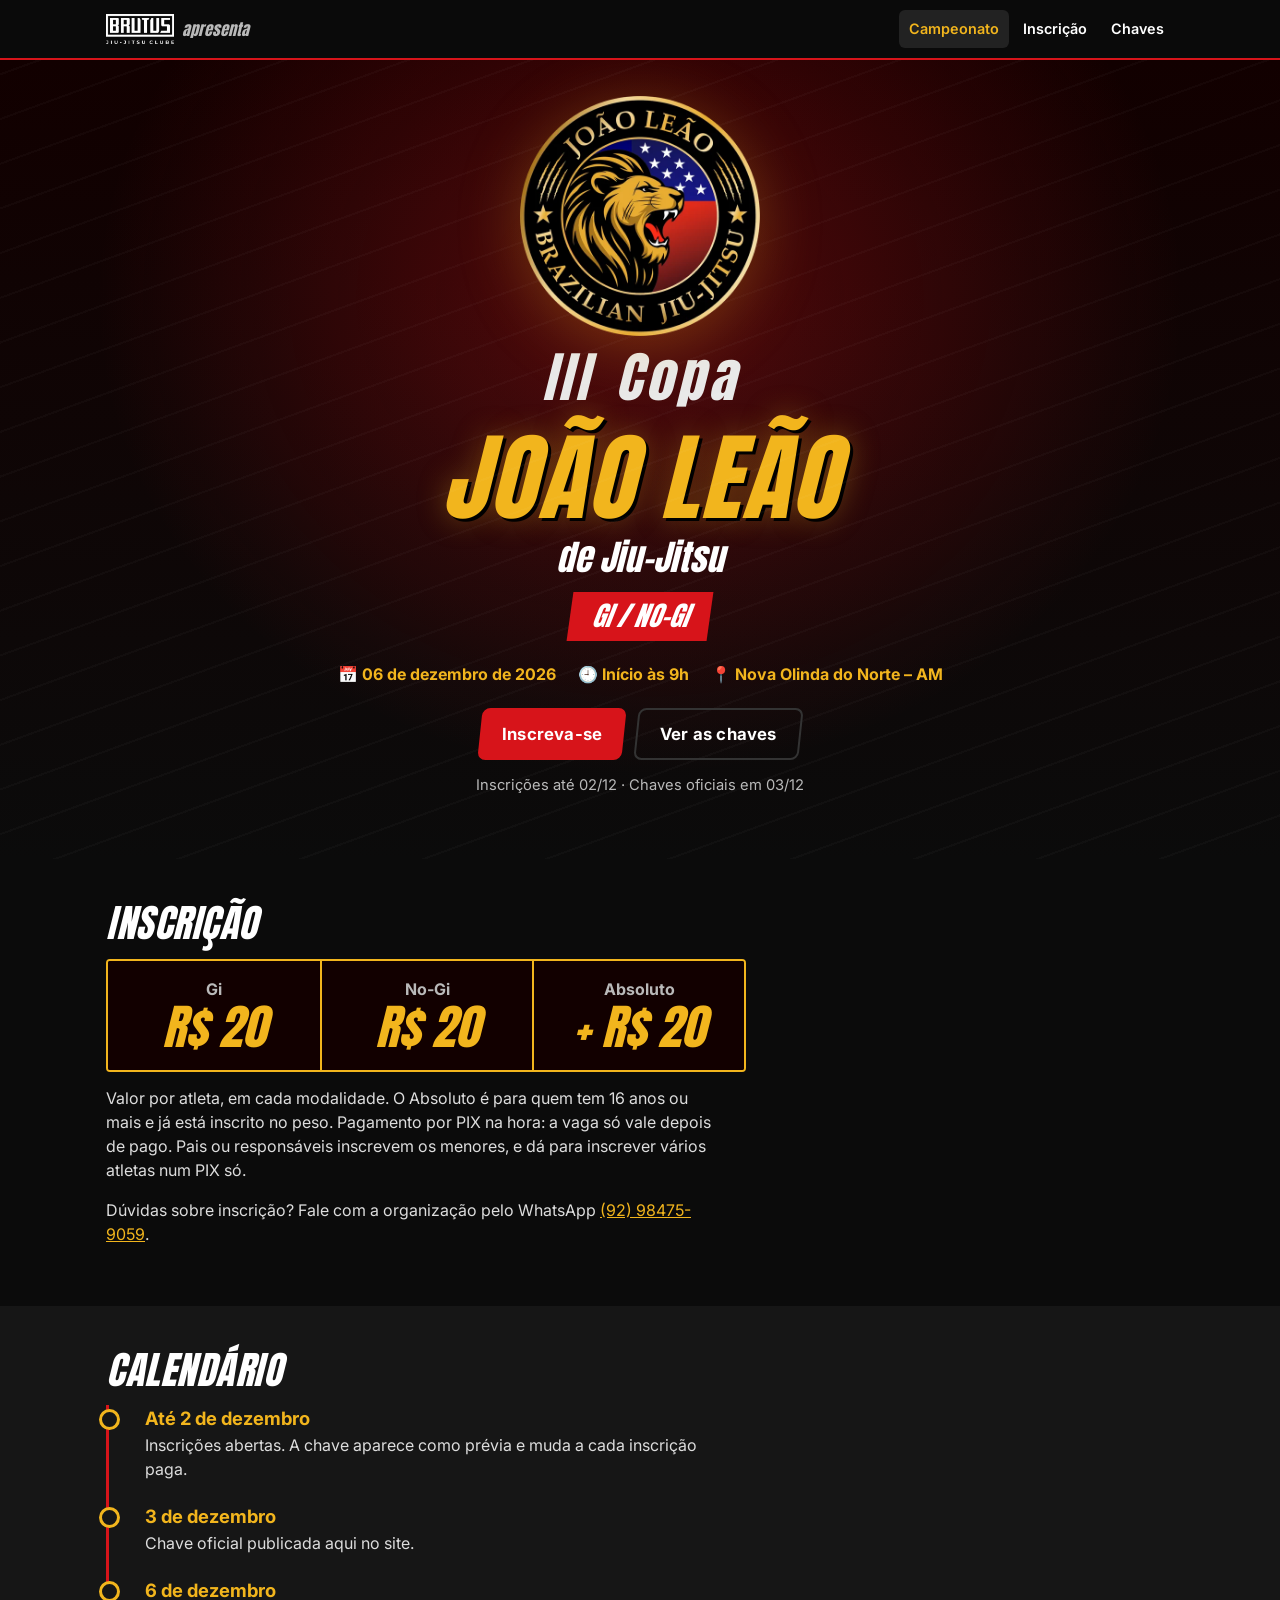
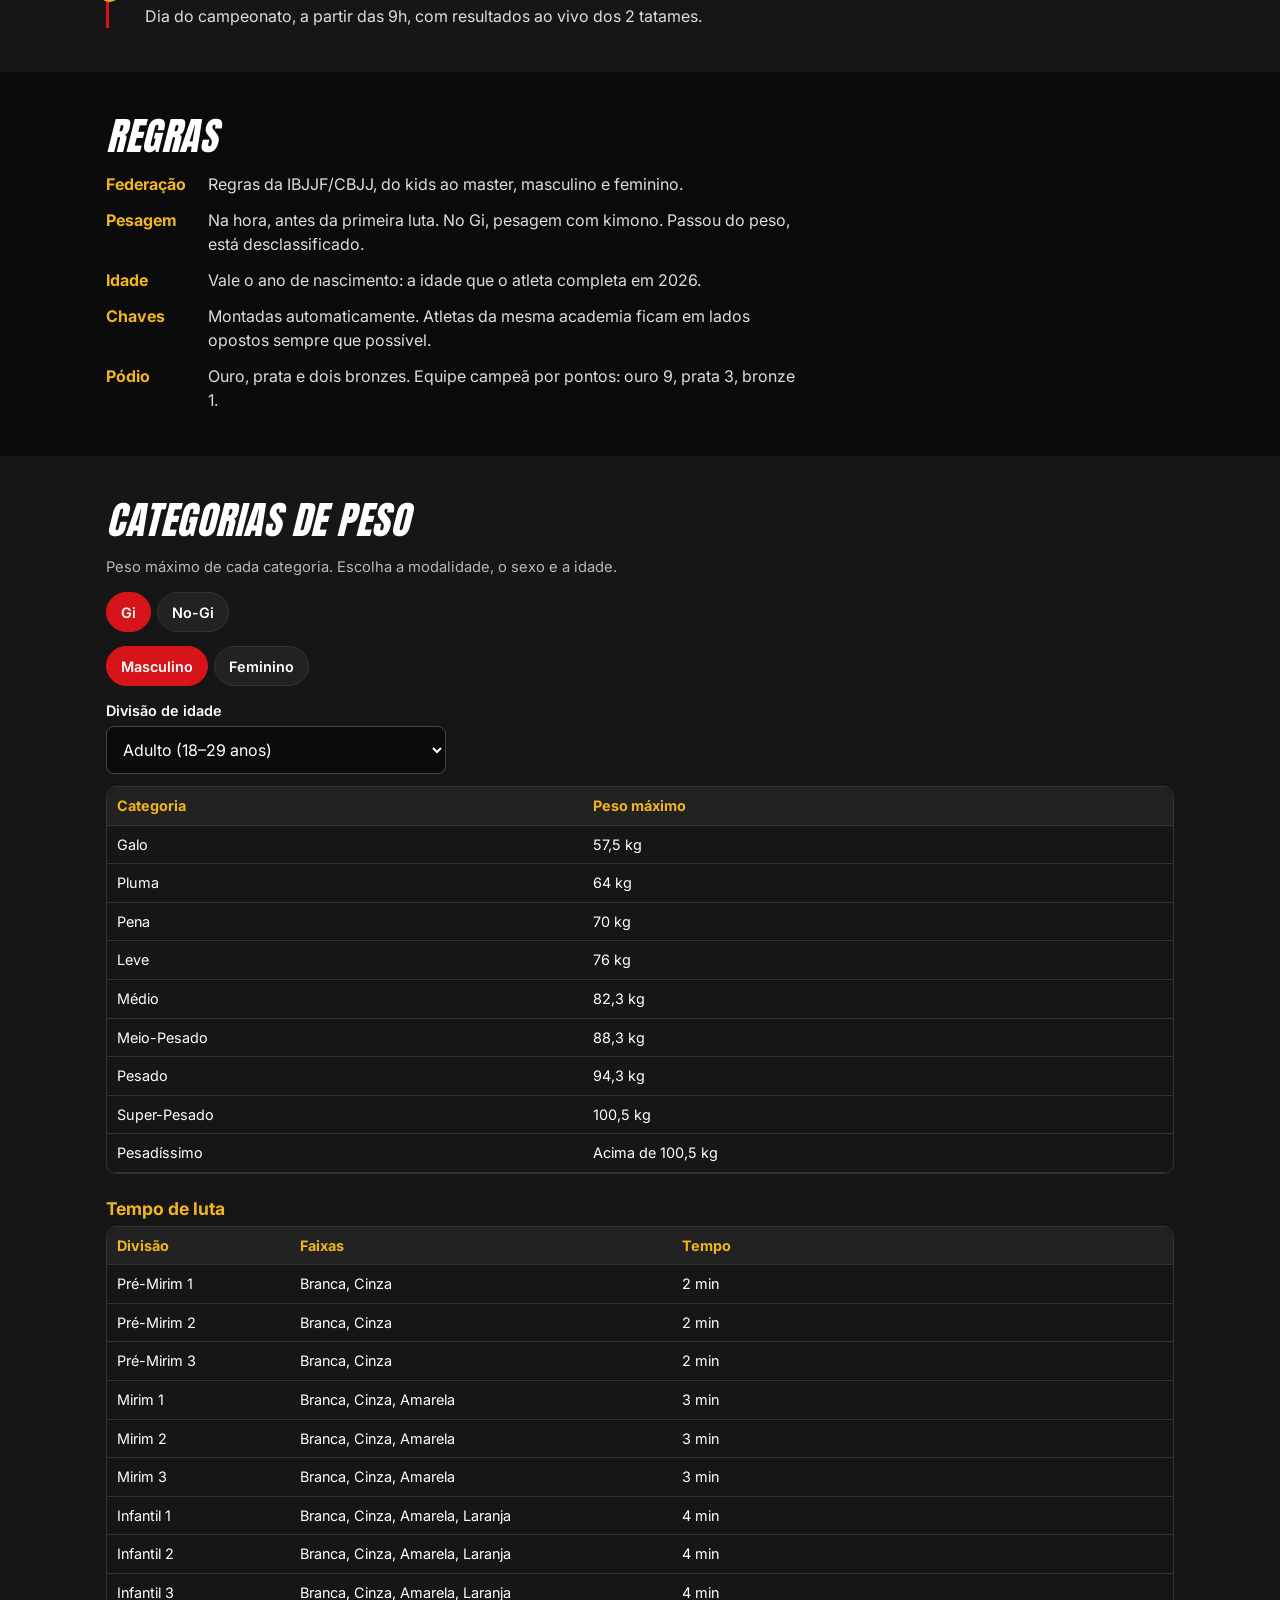
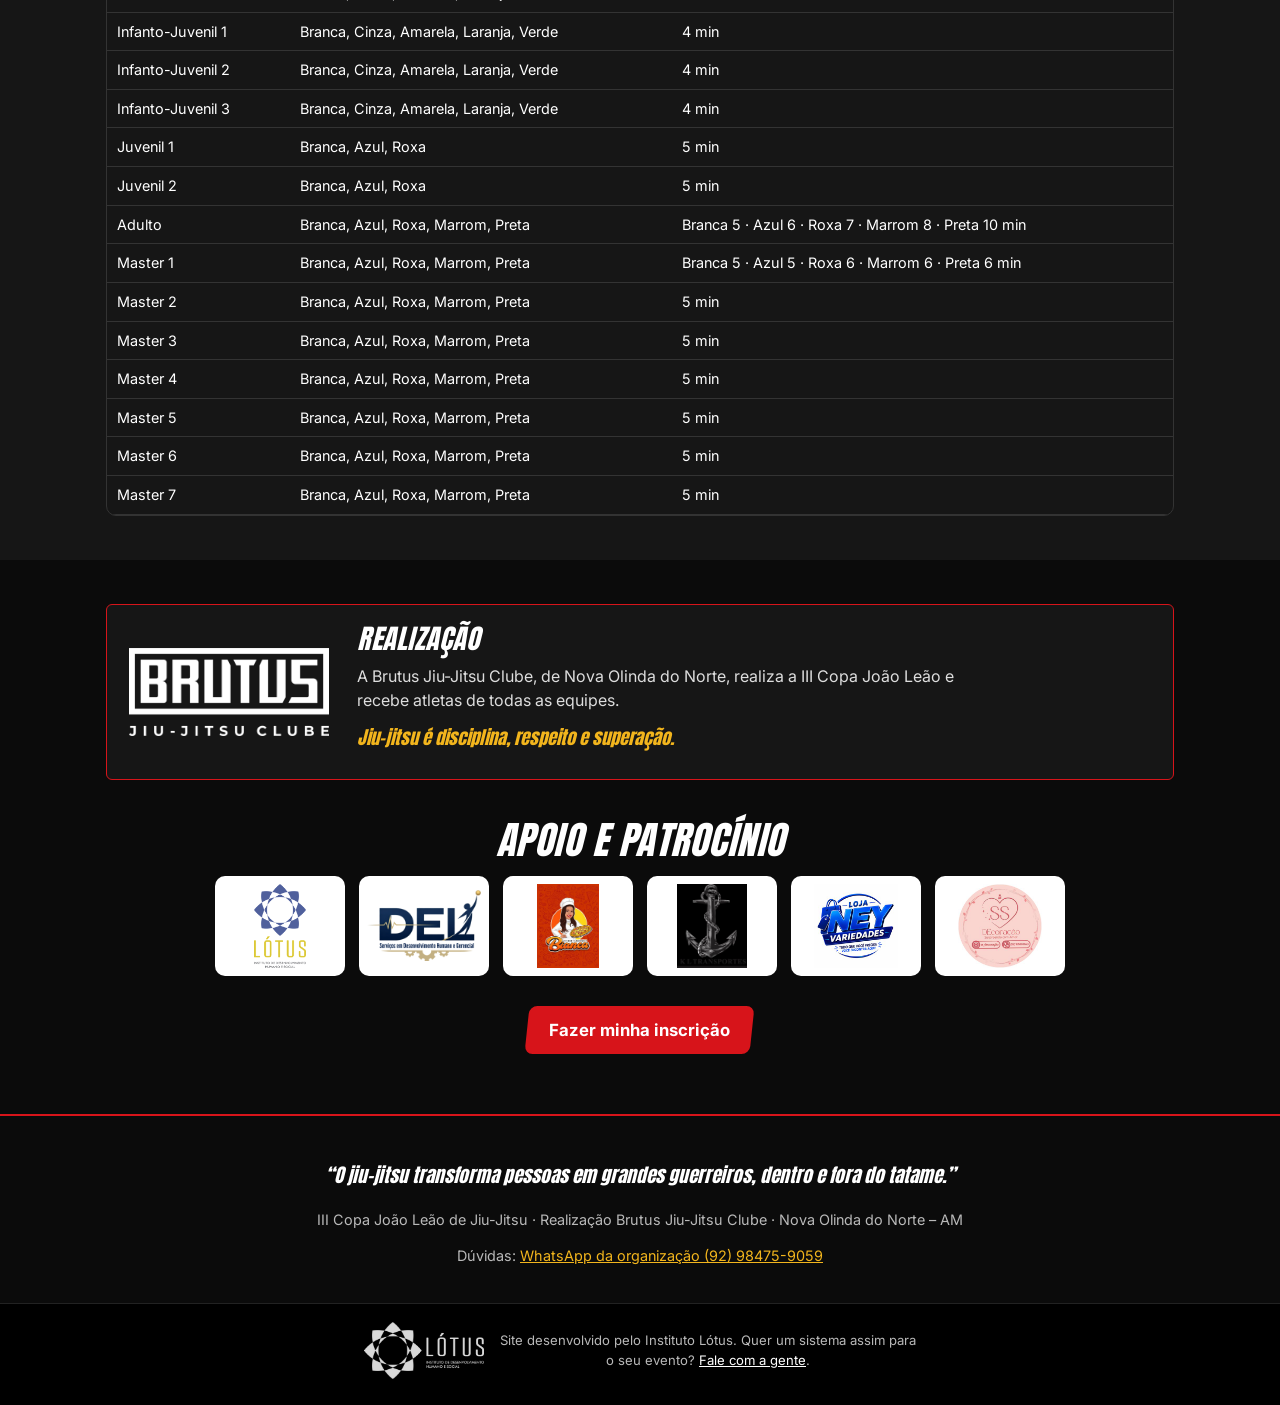
<file: index.html>
<!doctype html>
<html lang="pt-BR">
<head>
<meta charset="utf-8">
<meta name="viewport" content="width=device-width, initial-scale=1">
<title>III Copa João Leão de Jiu-Jitsu</title>
<meta name="description" content="III Copa João Leão de Jiu-Jitsu – Gi e No-Gi – 06/12/2026 – Nova Olinda do Norte/AM. Inscrições online.">
<meta property="og:title" content="III Copa João Leão de Jiu-Jitsu">
<meta property="og:description" content="Gi e No-Gi · 06/12/2026 · Nova Olinda do Norte/AM · Inscrições abertas">
<meta property="og:image" content="assets/img/cartaz.jpg">
<meta name="theme-color" content="#0b0b0b">
<link rel="icon" href="assets/img/leao.webp?v=2">
<link rel="preconnect" href="https://fonts.googleapis.com"><link rel="preconnect" href="https://fonts.gstatic.com" crossorigin>
<link href="https://fonts.googleapis.com/css2?family=Anton&family=Inter:wght@400;600;700&display=swap" rel="stylesheet">
<link rel="stylesheet" href="assets/css/tema.css?v=16">
</head>
<body>
<header class="topo"><div class="wrap">
  <a href="index.html" class="marca-topo"><img src="assets/img/brutus-branco.png" alt="Brutus Jiu-Jitsu Clube" width="68" height="30"><span>apresenta</span></a>
  <nav><a href="index.html" aria-current="page">Campeonato</a><a href="inscricao.html">Inscrição</a><a href="chaves.html">Chaves</a></nav>
</div></header>

<main>
<section class="hero"><div class="wrap">
  <img class="leao" src="assets/img/leao.webp?v=2" alt="Emblema João Leão" width="240" height="240">
  <p class="edicao">III Copa</p>
  <h1>João Leão</h1>
  <p class="sub">de Jiu-Jitsu</p>
  <span class="faixa-verm">GI / NO-GI</span>
  <div class="infos">
    <div>📅 <span>06 de dezembro de 2026</span></div>
    <div>🕘 <span>Início às 9h</span></div>
    <div>📍 <span>Nova Olinda do Norte – AM</span></div>
  </div>
  <div class="acoes">
    <a class="btn" href="inscricao.html" id="btnInscrever"><span>Inscreva-se</span></a>
    <a class="btn fantasma" href="chaves.html"><span>Ver as chaves</span></a>
  </div>
  <p class="muted" id="avisoFase" style="margin-top:14px">Inscrições até 02/12 · Chaves oficiais em 03/12</p>
</div></section>

<section><div class="wrap">
  <h2>Inscrição</h2>
  <div class="placar">
    <div><span>Gi</span><b>R$ 20</b></div>
    <div><span>No-Gi</span><b>R$ 20</b></div>
    <div><span>Absoluto</span><b>+ R$ 20</b></div>
  </div>
  <p class="nota">Valor por atleta, em cada modalidade. O Absoluto é para quem tem 16 anos ou mais e já está inscrito no peso. Pagamento por PIX na hora: a vaga só vale depois de pago. Pais ou responsáveis inscrevem os menores, e dá para inscrever vários atletas num PIX só.</p>
  <p class="nota">Dúvidas sobre inscrição? Fale com a organização pelo WhatsApp <a href="https://wa.me/5592984759059" target="_blank" rel="noopener">(92) 98475-9059</a>.</p>
</div></section>

<section class="alt"><div class="wrap">
  <h2>Calendário</h2>
  <ol class="linha-tempo">
    <li><b>Até 2 de dezembro</b><span>Inscrições abertas. A chave aparece como prévia e muda a cada inscrição paga.</span></li>
    <li><b>3 de dezembro</b><span>Chave oficial publicada aqui no site.</span></li>
    <li><b>6 de dezembro</b><span>Dia do campeonato, a partir das 9h, com resultados ao vivo dos 2 tatames.</span></li>
  </ol>
</div></section>

<section><div class="wrap">
  <h2>Regras</h2>
  <dl class="regras">
    <dt>Federação</dt><dd>Regras da IBJJF/CBJJ, do kids ao master, masculino e feminino.</dd>
    <dt>Pesagem</dt><dd>Na hora, antes da primeira luta. No Gi, pesagem com kimono. Passou do peso, está desclassificado.</dd>
    <dt>Idade</dt><dd>Vale o ano de nascimento: a idade que o atleta completa em 2026.</dd>
    <dt>Chaves</dt><dd>Montadas automaticamente. Atletas da mesma academia ficam em lados opostos sempre que possível.</dd>
    <dt>Pódio</dt><dd>Ouro, prata e dois bronzes. Equipe campeã por pontos: ouro 9, prata 3, bronze 1.</dd>
  </dl>
</div></section>

<section class="alt"><div class="wrap">
  <h2>Categorias de peso</h2>
  <p class="muted">Peso máximo de cada categoria. Escolha a modalidade, o sexo e a idade.</p>
  <div class="abas" id="abaMod"></div>
  <div class="abas" id="abaSexo"></div>
  <label for="selDiv">Divisão de idade</label>
  <select id="selDiv" style="max-width:340px"></select>
  <div class="tabela-wrap" style="margin-top:12px"><table id="tabPesos"></table></div>
  <h3 class="sub3">Tempo de luta</h3>
  <div class="tabela-wrap"><table id="tabTempos"></table></div>
</div></section>

<section><div class="wrap centro">
  <div class="realizacao">
    <img src="assets/img/brutus-branco.png" alt="Brutus Jiu-Jitsu Clube" width="300" height="133">
    <div>
      <h2>Realização</h2>
      <p>A Brutus Jiu-Jitsu Clube, de Nova Olinda do Norte, realiza a III Copa João Leão e recebe atletas de todas as equipes.</p>
      <p class="lema">Jiu-jitsu é disciplina, respeito e superação.</p>
    </div>
  </div>
  <h2>Apoio e patrocínio</h2>
  <div class="apoio">
    <figure><img src="assets/img/lotus.png" alt="Instituto Lótus" loading="lazy"></figure>
    <figure><img src="assets/img/del.png" alt="DEL Serviços em Desenvolvimento Humano e Gerencial" loading="lazy"></figure>
    <figure><img src="assets/img/bianca.jpg" alt="Pizzaria Bianca" loading="lazy"></figure>
    <figure><img src="assets/img/kl.jpg" alt="KL Transporte" loading="lazy"></figure>
    <figure><img src="assets/img/ney.jpg" alt="Loja Ney Variedades" loading="lazy"></figure>
    <figure><img src="assets/img/ss.jpg" alt="SS Decoração" loading="lazy"></figure>
  </div>
  <p style="margin-top:30px"><a class="btn" href="inscricao.html"><span>Fazer minha inscrição</span></a></p>
</div></section>
</main>

<footer><div class="wrap">
  <p class="frase">“O jiu-jitsu transforma pessoas em grandes guerreiros, dentro e fora do tatame.”</p>
  <p>III Copa João Leão de Jiu-Jitsu · Realização Brutus Jiu-Jitsu Clube · Nova Olinda do Norte – AM</p>
  <p id="contato"></p>
</div></footer>
<aside class="convite"><div class="wrap">
  <a href="https://institutolotus.com/contato" target="_blank" rel="noopener"><img src="assets/img/lotus-branco.png" alt="Instituto Lótus" width="120" height="58"></a>
  <p>Site desenvolvido pelo Instituto Lótus. Quer um sistema assim para o seu evento? <a href="https://institutolotus.com/contato" target="_blank" rel="noopener">Fale com a gente</a>.</p>
</div></aside>

<script type="module">
import { DIVISOES_IDADE, NOME_FAIXA, FAIXAS_POR_DIVISAO, TEMPO_LUTA_MIN } from './supabase/functions/_shared/tabelas.js';
import { pesosDisponiveis } from './supabase/functions/_shared/categorias.js';
import { EVENTO } from './assets/js/config.js';

const st = { mod: 'gi', sexo: 'M', div: 'adulto' };
const abas = (el, ops, chave) => {
  el.innerHTML = ops.map(([v, t]) => `<button type="button" data-v="${v}" aria-pressed="${st[chave] === v}">${t}</button>`).join('');
  el.onclick = e => { const b = e.target.closest('button'); if (!b) return; st[chave] = b.dataset.v; desenhar(); };
};
const selDiv = document.getElementById('selDiv');
selDiv.innerHTML = DIVISOES_IDADE.map(d => `<option value="${d.id}">${d.nome} (${d.max === 99 ? d.min + '+' : d.min === d.max ? d.min : d.min + '–' + d.max} anos)</option>`).join('');
selDiv.value = st.div;
selDiv.onchange = () => { st.div = selDiv.value; desenhar(); };
const kg = n => String(n).replace('.', ',') + ' kg';
function desenhar() {
  abas(document.getElementById('abaMod'), [['gi', 'Gi'], ['nogi', 'No-Gi']], 'mod');
  abas(document.getElementById('abaSexo'), [['M', 'Masculino'], ['F', 'Feminino']], 'sexo');
  const t = pesosDisponiveis(st.mod, st.sexo, st.div);
  document.getElementById('tabPesos').innerHTML = '<tr><th>Categoria</th><th>Peso máximo</th></tr>' +
    t.map((p, i) => `<tr><td>${p.nome}</td><td>${p.max != null ? kg(p.max) : 'Acima de ' + kg(t[i - 1].max)}</td></tr>`).join('');
}
desenhar();
document.getElementById('tabTempos').innerHTML = '<tr><th>Divisão</th><th>Faixas</th><th>Tempo</th></tr>' +
  DIVISOES_IDADE.map(d => {
    const fx = FAIXAS_POR_DIVISAO[d.id];
    const tempos = [...new Set(fx.map(f => TEMPO_LUTA_MIN(d.id, f)))];
    const txt = tempos.length === 1 ? `${tempos[0]} min` : fx.map(f => `${NOME_FAIXA[f]} ${TEMPO_LUTA_MIN(d.id, f)}`).join(' · ') + ' min';
    return `<tr><td>${d.nome}</td><td>${fx.map(f => NOME_FAIXA[f]).join(', ')}</td><td>${txt}</td></tr>`;
  }).join('');
if (EVENTO.whatsapp) document.getElementById('contato').innerHTML = `Dúvidas: <a href="https://wa.me/${EVENTO.whatsapp}" target="_blank" rel="noopener">WhatsApp da organização (92) 98475-9059</a>`;
</script>
</body>
</html>
</file>
<file: assets/css/tema.css>
:root {
  --preto: #0b0b0b; --preto2: #161616; --preto3: #222; --linha: #333;
  --vermelho: #d7141a; --vermelho2: #a50f13; --dourado: #f2b51d; --dourado2: #c98d00;
  --branco: #fff; --cinza: #b9b9b9; --verde: #2fbf5b;
  --titulo: 'Anton', 'Impact', sans-serif; --corpo: 'Inter', system-ui, sans-serif;
  color-scheme: dark;
}
* { box-sizing: border-box; }
html { -webkit-text-size-adjust: 100%; }
body { margin: 0; background: var(--preto); color: var(--branco); font: 16px/1.5 var(--corpo); overflow-x: hidden; }
img { max-width: 100%; display: block; }
a { color: var(--dourado); }
h1, h2, h3 { font-family: var(--titulo); font-weight: 400; letter-spacing: .5px; text-transform: uppercase; line-height: 1.05; margin: 0 0 .4em; }
h2 { font-size: clamp(1.7rem, 5vw, 2.4rem); font-style: italic; }
h2 .verm { color: var(--vermelho); }
.wrap { max-width: 1100px; margin: 0 auto; padding: 0 16px; }

/* topo */
.topo { position: sticky; top: 0; z-index: 20; background: rgba(11,11,11,.92); backdrop-filter: blur(6px); border-bottom: 2px solid var(--vermelho); }
.topo .wrap { display: flex; align-items: center; gap: 12px; min-height: 58px; }
.topo img { height: 30px; width: auto; }
.topo nav { margin-left: auto; display: flex; gap: 4px; flex-wrap: wrap; }
.topo nav a { color: var(--branco); text-decoration: none; font-weight: 600; font-size: .9rem; padding: 8px 10px; border-radius: 6px; }
.topo nav a:hover, .topo nav a[aria-current] { background: var(--preto3); color: var(--dourado); }
@media (max-width: 560px) { .topo nav { flex-wrap: nowrap; } .topo nav a { padding: 6px 7px; font-size: .82rem; } .topo img { height: 24px; } }

/* botões */
.btn { display: inline-flex; align-items: center; justify-content: center; gap: 8px; border: 0; cursor: pointer; text-decoration: none;
  font: 700 1rem var(--corpo); text-transform: uppercase; letter-spacing: .5px; padding: 14px 22px; border-radius: 8px;
  background: var(--vermelho); color: var(--branco); transform: skew(-6deg); min-height: 48px; }
.btn > * , .btn span { transform: skew(6deg); }
.btn:hover { background: var(--vermelho2); }
.btn.ouro { background: var(--dourado); color: #111; }
.btn.ouro:hover { background: var(--dourado2); }
.btn.fantasma { background: transparent; border: 2px solid var(--linha); }
.btn:disabled { opacity: .5; cursor: not-allowed; }
.btn.pequeno { padding: 8px 14px; min-height: 38px; font-size: .85rem; }

/* hero */
.hero { position: relative; overflow: hidden; padding: 36px 0 48px; text-align: center;
  background: radial-gradient(ellipse at 50% 30%, rgba(215,20,26,.35), transparent 60%), linear-gradient(180deg, #120000, var(--preto)); }
.hero::before { content: ''; position: absolute; inset: 0; background: repeating-linear-gradient(-20deg, transparent 0 40px, rgba(255,255,255,.025) 40px 42px); pointer-events: none; }
.hero .leao { width: min(240px, 60vw); margin: 0 auto 10px; filter: drop-shadow(0 8px 30px rgba(242,181,29,.25)); }
.hero .edicao { font-family: var(--titulo); font-size: clamp(2rem, 8vw, 3.4rem); font-style: italic; color: #e9e9e9; margin: 0; line-height: 1; }
.hero h1 { font-size: clamp(2.8rem, 13vw, 6rem); font-style: italic; color: var(--dourado); margin: 0;
  text-shadow: 3px 3px 0 #000, 0 0 30px rgba(242,181,29,.35); }
.hero .sub { font-family: var(--titulo); font-size: clamp(1.4rem, 5vw, 2.2rem); font-style: italic; margin: 0 0 12px; }
.faixa-verm { display: inline-block; background: var(--vermelho); padding: 4px 22px; font-family: var(--titulo); font-style: italic; font-size: clamp(1.2rem, 4vw, 1.7rem); transform: skew(-8deg); }
.hero .infos { display: flex; justify-content: center; flex-wrap: wrap; gap: 10px 22px; margin: 22px 0; font-weight: 700; }
.hero .infos span { color: var(--dourado); }
.hero .acoes { display: flex; justify-content: center; flex-wrap: wrap; gap: 12px; }

/* seções e cartões */
section { padding: 44px 0; }
section.alt { background: var(--preto2); }
.grid { display: grid; gap: 14px; grid-template-columns: repeat(auto-fit, minmax(230px, 1fr)); }
.card { background: var(--preto2); border: 1px solid var(--linha); border-left: 4px solid var(--vermelho); border-radius: 10px; padding: 18px; }
section.alt .card { background: var(--preto); }
.card h3 { font-size: 1.3rem; color: var(--dourado); }
.card p { margin: .2em 0; color: #ddd; }
.preco { font-family: var(--titulo); font-size: 2.6rem; color: var(--dourado); line-height: 1; }
.muted { color: var(--cinza); font-size: .92rem; }
.tabela-wrap { overflow-x: auto; -webkit-overflow-scrolling: touch; border: 1px solid var(--linha); border-radius: 10px; }
table { border-collapse: collapse; width: 100%; font-size: .9rem; }
th, td { padding: 8px 10px; border-bottom: 1px solid var(--linha); text-align: left; white-space: nowrap; }
th { background: var(--preto3); color: var(--dourado); font-weight: 700; position: sticky; top: 0; }
.abas { display: flex; gap: 6px; flex-wrap: wrap; margin: 10px 0 14px; }
.abas button { background: var(--preto3); color: var(--branco); border: 1px solid var(--linha); border-radius: 20px; padding: 8px 14px; font: 600 .9rem var(--corpo); cursor: pointer; min-height: 40px; }
.abas button[aria-pressed="true"] { background: var(--vermelho); border-color: var(--vermelho); }
.apoio { display: flex; flex-wrap: wrap; gap: 14px; align-items: center; justify-content: center; }
.apoio figure { margin: 0; background: #fff; border-radius: 10px; padding: 8px; width: 130px; height: 100px; display: grid; place-items: center; }
.apoio figure.escuro { background: var(--preto3); }
.apoio img { max-height: 84px; object-fit: contain; }
footer { border-top: 2px solid var(--vermelho); padding: 26px 0 40px; text-align: center; color: var(--cinza); font-size: .9rem; }
footer .frase { font-family: var(--titulo); font-style: italic; color: var(--branco); font-size: 1.2rem; }

/* formulários */
label { display: block; font-weight: 600; font-size: .9rem; margin: 10px 0 4px; }
input, select, textarea { width: 100%; background: var(--preto); color: var(--branco); border: 1px solid #444; border-radius: 8px; padding: 12px; font: 16px var(--corpo); min-height: 46px; }
input:focus, select:focus, textarea:focus { outline: 2px solid var(--dourado); border-color: transparent; }
.check { display: flex; gap: 10px; align-items: flex-start; font-weight: 500; margin: 8px 0; cursor: pointer; }
.check input { width: 22px; min-height: 22px; height: 22px; margin-top: 2px; accent-color: var(--vermelho); flex: none; }
.linha2 { display: grid; gap: 0 12px; grid-template-columns: 1fr 1fr; }
@media (max-width: 560px) { .linha2 { grid-template-columns: 1fr; } }
.erro { color: #ff6b6b; font-size: .9rem; margin: 6px 0; }
.erros { background: rgba(215,20,26,.12); border: 1px solid var(--vermelho); border-radius: 8px; padding: 10px 14px; }
.ok { color: var(--verde); }
.selo { display: inline-block; font-size: .72rem; font-weight: 700; text-transform: uppercase; padding: 2px 8px; border-radius: 10px; background: var(--preto3); border: 1px solid var(--linha); }
.selo.previa { background: var(--dourado); color: #111; border: 0; }
.selo.vivo { background: var(--vermelho); border: 0; animation: pisca 1.6s infinite; }
@keyframes pisca { 50% { opacity: .55; } }
.oculto { display: none !important; }
.centro { text-align: center; }

.passo { background: var(--preto2); border: 1px solid var(--linha); border-radius: 12px; padding: 18px; margin: 16px 0; }

/* revisão de design: menos caixas, mais ritmo de cartaz */
h3 { text-transform: none; font-family: var(--corpo); font-weight: 700; letter-spacing: 0; }
.card h3 { font-size: 1.05rem; }
.sub3 { margin-top: 26px; color: var(--dourado); font-size: 1.1rem; }
.btn { text-transform: none; letter-spacing: .2px; font-size: 1.05rem; }
.placar { display: grid; grid-template-columns: repeat(3, 1fr); border: 2px solid var(--dourado); border-radius: 4px; overflow: hidden; max-width: 640px; }
.placar div { padding: 16px 10px; text-align: center; background: #120000; }
.placar div + div { border-left: 2px solid var(--dourado); }
.placar span { display: block; font-weight: 700; color: var(--cinza); }
.placar b { display: block; font-family: var(--titulo); font-style: italic; font-weight: 400; font-size: clamp(1.8rem, 7vw, 3rem); color: var(--dourado); line-height: 1.1; white-space: nowrap; }
.nota { max-width: 62ch; color: #ddd; margin-top: 14px; }
.linha-tempo { list-style: none; margin: 0; padding: 0 0 0 22px; border-left: 3px solid var(--vermelho); max-width: 62ch; }
.linha-tempo li { position: relative; padding: 0 0 22px 14px; }
.linha-tempo li:last-child { padding-bottom: 0; }
.linha-tempo li::before { content: ''; position: absolute; left: -32px; top: 4px; width: 15px; height: 15px; border-radius: 50%; background: var(--preto2); border: 3px solid var(--dourado); }
.linha-tempo b { display: block; font-size: 1.15rem; color: var(--dourado); }
.linha-tempo span { color: #ddd; }
.regras { display: grid; grid-template-columns: max-content 1fr; gap: 12px 22px; max-width: 70ch; margin: 0; }
.regras dt { font-weight: 700; color: var(--dourado); }
.regras dd { margin: 0; color: #ddd; }
@media (max-width: 560px) { .regras { grid-template-columns: 1fr; gap: 2px; } .regras dd { margin-bottom: 12px; } }
:focus-visible { outline: 3px solid var(--dourado); outline-offset: 2px; }
@media (prefers-reduced-motion: reduce) { .selo.vivo { animation: none; } }
.hero .edicao { letter-spacing: .08em; word-spacing: .12em; }
.hero h1 { letter-spacing: .02em; }
/* títulos do hero sem encavalar: Anton + til precisam de respiro */
.hero .edicao { line-height: 1.15; margin-bottom: 4px; }
.hero h1 { line-height: 1.2; padding-top: .08em; }
.hero .sub { line-height: 1.2; margin-top: 2px; }
/* destaque da Brutus (realizadora) */
.apresenta { display: flex; align-items: center; justify-content: center; gap: 10px; margin-bottom: 14px; }
.apresenta img { width: 120px; height: auto; }
.apresenta span { font-family: var(--titulo); font-style: italic; color: var(--cinza); font-size: 1.1rem; }
.realizacao { display: grid; grid-template-columns: 300px 1fr; gap: 28px; align-items: center; text-align: left; background: #120000; border: 2px solid var(--vermelho); border-radius: 6px; padding: 26px; margin-bottom: 40px; }
.realizacao img { width: 100%; height: auto; }
.realizacao h2 { font-size: clamp(1.5rem, 4.5vw, 2.1rem); }
.realizacao p { color: #ddd; max-width: 60ch; margin: .4em 0; }
.realizacao .lema { font-family: var(--titulo); font-style: italic; font-size: 1.35rem; color: var(--dourado); margin-top: 12px; }
@media (max-width: 640px) { .realizacao { grid-template-columns: 1fr; text-align: center; padding: 20px 16px; } .realizacao img { max-width: 220px; margin: 0 auto; } .realizacao p { margin-inline: auto; } }
/* o mestre João Leão segue como protagonista: bloco da Brutus mais contido */
.realizacao { grid-template-columns: 200px 1fr; padding: 20px 22px; border-width: 1px; background: var(--preto2); }
.realizacao h2 { font-size: clamp(1.3rem, 4vw, 1.7rem); }
.realizacao .lema { font-size: 1.15rem; }
@media (max-width: 640px) { .realizacao { grid-template-columns: 1fr; text-align: center; } .realizacao img { max-width: 180px; } }
.marca-topo { display: flex; align-items: center; gap: 8px; text-decoration: none; }
.marca-topo span { font-family: var(--titulo); font-style: italic; color: var(--cinza); font-size: 1rem; }
@media (max-width: 400px) { .marca-topo span { font-size: .85rem; } }
@media (max-width: 420px) {
  .topo .wrap { gap: 6px; padding: 0 10px; }
  .topo img { height: 22px; }
  .marca-topo { gap: 5px; flex: none; }
  .marca-topo span { font-size: .8rem; }
  .topo nav { gap: 0; }
  .topo nav a { padding: 6px 5px; font-size: .78rem; }
}
/* convite Instituto Lótus (rodapé) */
.convite { background: var(--preto2); border-top: 1px solid var(--linha); padding: 30px 0; }
.convite .wrap { display: grid; grid-template-columns: auto 1fr auto; gap: 22px; align-items: center; }
.convite img { width: 62px; height: auto; background: #fff; border-radius: 8px; padding: 6px; }
.convite h2 { font-size: clamp(1.3rem, 4vw, 1.7rem); margin-bottom: .2em; }
.convite p { margin: 0; color: #ccc; max-width: 62ch; font-size: .95rem; }
@media (max-width: 700px) { .convite .wrap { grid-template-columns: 1fr; text-align: center; justify-items: center; } }
/* convite Lótus discreto, último elemento */
.convite { background: #000; border-top: 1px solid var(--preto3); padding: 18px 0 26px; }
.convite .wrap { display: flex; flex-wrap: wrap; gap: 10px 16px; align-items: center; justify-content: center; grid-template-columns: none; text-align: center; }
.convite img { width: 120px; height: auto; background: none; padding: 0; border-radius: 0; opacity: .85; }
.convite p { color: var(--cinza); font-size: .82rem; max-width: 52ch; margin: 0; }
.convite p a { color: var(--branco); }
footer { padding-bottom: 22px; }
.kpi small { display: block; margin-top: 4px; }
</file>
